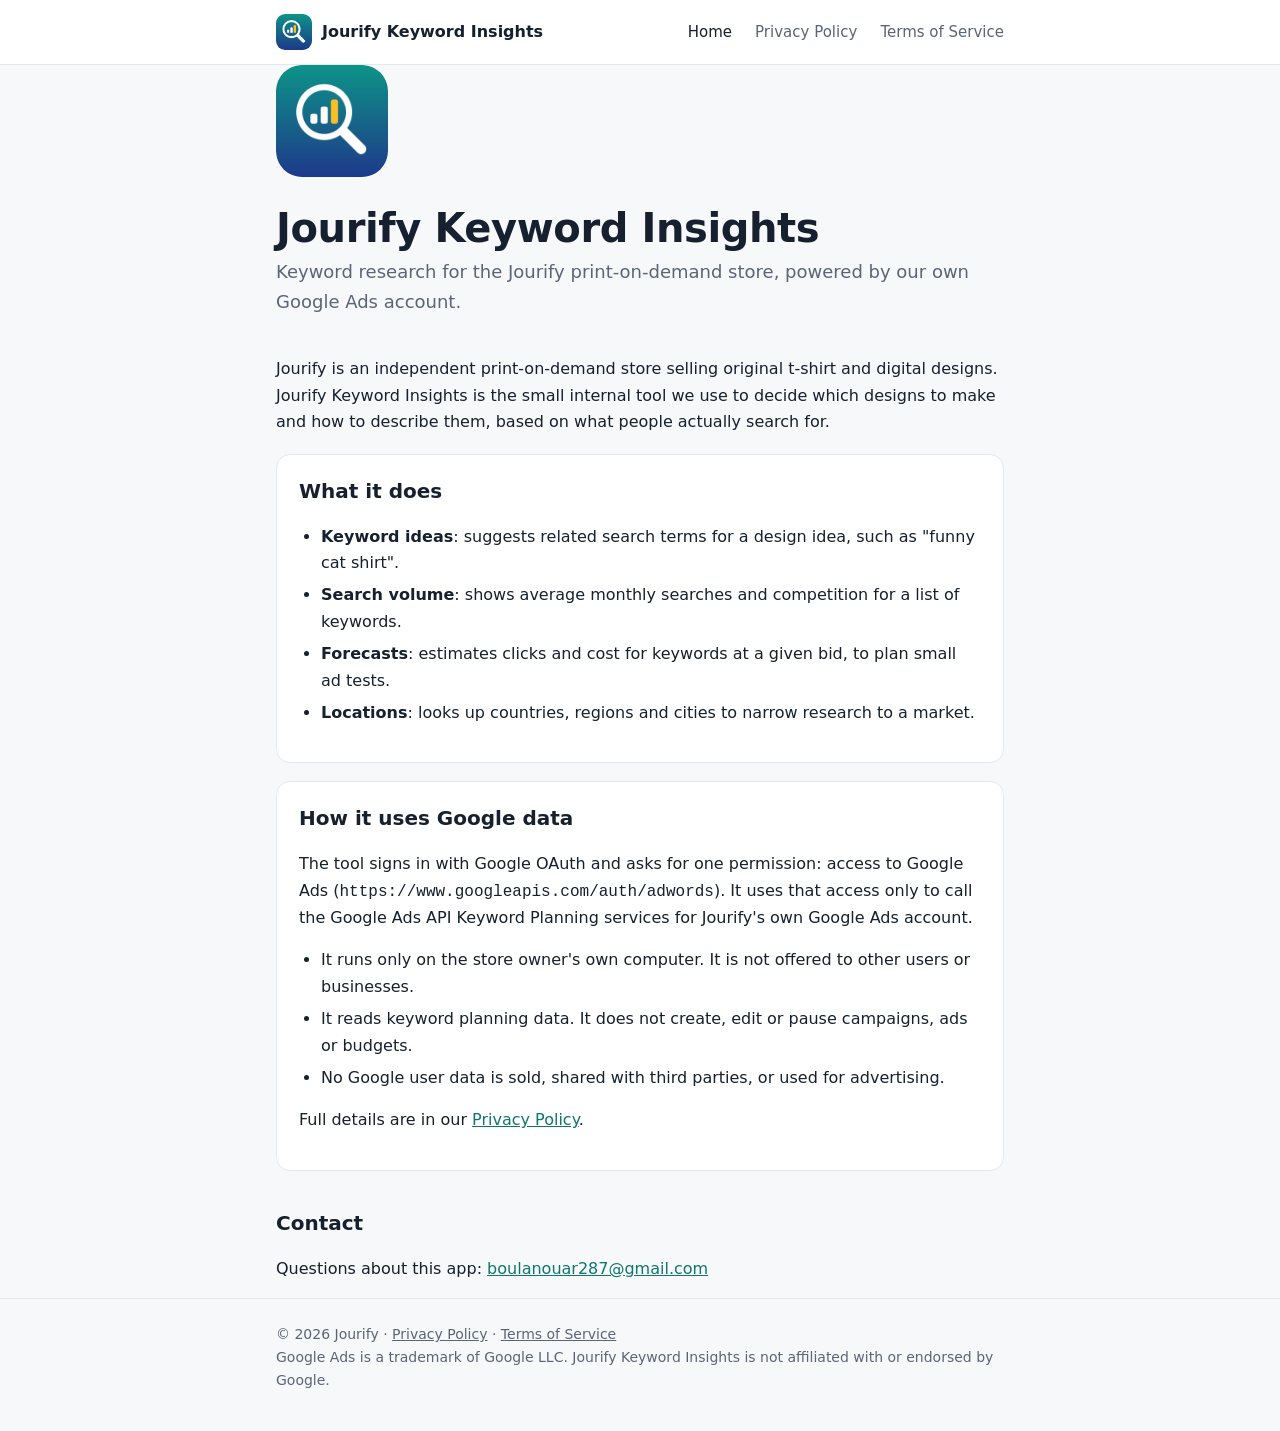
<file: index.html>
<!doctype html>
<html lang="en">
<head>
  <meta charset="utf-8">
  <meta name="viewport" content="width=device-width, initial-scale=1">
  <title>Jourify Keyword Insights</title>
  <meta name="description" content="Jourify Keyword Insights is a private keyword research tool used by the Jourify print-on-demand store to read search volume and keyword ideas from its own Google Ads account.">
  <!-- Google Search Console: paste the verification meta tag on the next line -->
  <meta name="google-site-verification" content="5DiBPTWcxPCM8OwoiOOG7IPVpAiQ6jkemBsc6tqUuSs" />
  <link rel="icon" type="image/png" href="favicon.png">
  <link rel="stylesheet" href="style.css">
</head>
<body>
  <header class="site">
    <div class="wrap">
      <a class="brand" href="./"><img src="logo-120.png" alt="">Jourify Keyword Insights</a>
      <nav>
        <a href="./" aria-current="page">Home</a>
        <a href="privacy.html">Privacy Policy</a>
        <a href="terms.html">Terms of Service</a>
      </nav>
    </div>
  </header>

  <main class="wrap">
    <section class="hero">
      <img src="logo-512.png" alt="Jourify Keyword Insights logo">
      <div>
        <h1>Jourify Keyword Insights</h1>
        <p>Keyword research for the Jourify print-on-demand store, powered by our own Google Ads account.</p>
      </div>
    </section>

    <p>Jourify is an independent print-on-demand store selling original t-shirt and digital designs. Jourify Keyword Insights is the small internal tool we use to decide which designs to make and how to describe them, based on what people actually search for.</p>

    <div class="card">
      <h2>What it does</h2>
      <ul>
        <li><strong>Keyword ideas</strong>: suggests related search terms for a design idea, such as "funny cat shirt".</li>
        <li><strong>Search volume</strong>: shows average monthly searches and competition for a list of keywords.</li>
        <li><strong>Forecasts</strong>: estimates clicks and cost for keywords at a given bid, to plan small ad tests.</li>
        <li><strong>Locations</strong>: looks up countries, regions and cities to narrow research to a market.</li>
      </ul>
    </div>

    <div class="card">
      <h2>How it uses Google data</h2>
      <p>The tool signs in with Google OAuth and asks for one permission: access to Google Ads (<code>https://www.googleapis.com/auth/adwords</code>). It uses that access only to call the Google Ads API Keyword Planning services for Jourify's own Google Ads account.</p>
      <ul>
        <li>It runs only on the store owner's own computer. It is not offered to other users or businesses.</li>
        <li>It reads keyword planning data. It does not create, edit or pause campaigns, ads or budgets.</li>
        <li>No Google user data is sold, shared with third parties, or used for advertising.</li>
      </ul>
      <p>Full details are in our <a href="privacy.html">Privacy Policy</a>.</p>
    </div>

    <h2>Contact</h2>
    <p>Questions about this app: <a href="mailto:boulanouar287@gmail.com">boulanouar287@gmail.com</a></p>
  </main>

  <footer>
    <div class="wrap">
      © 2026 Jourify · <a href="privacy.html">Privacy Policy</a> · <a href="terms.html">Terms of Service</a>
      <br>Google Ads is a trademark of Google LLC. Jourify Keyword Insights is not affiliated with or endorsed by Google.
    </div>
  </footer>
</body>
</html>
</file>
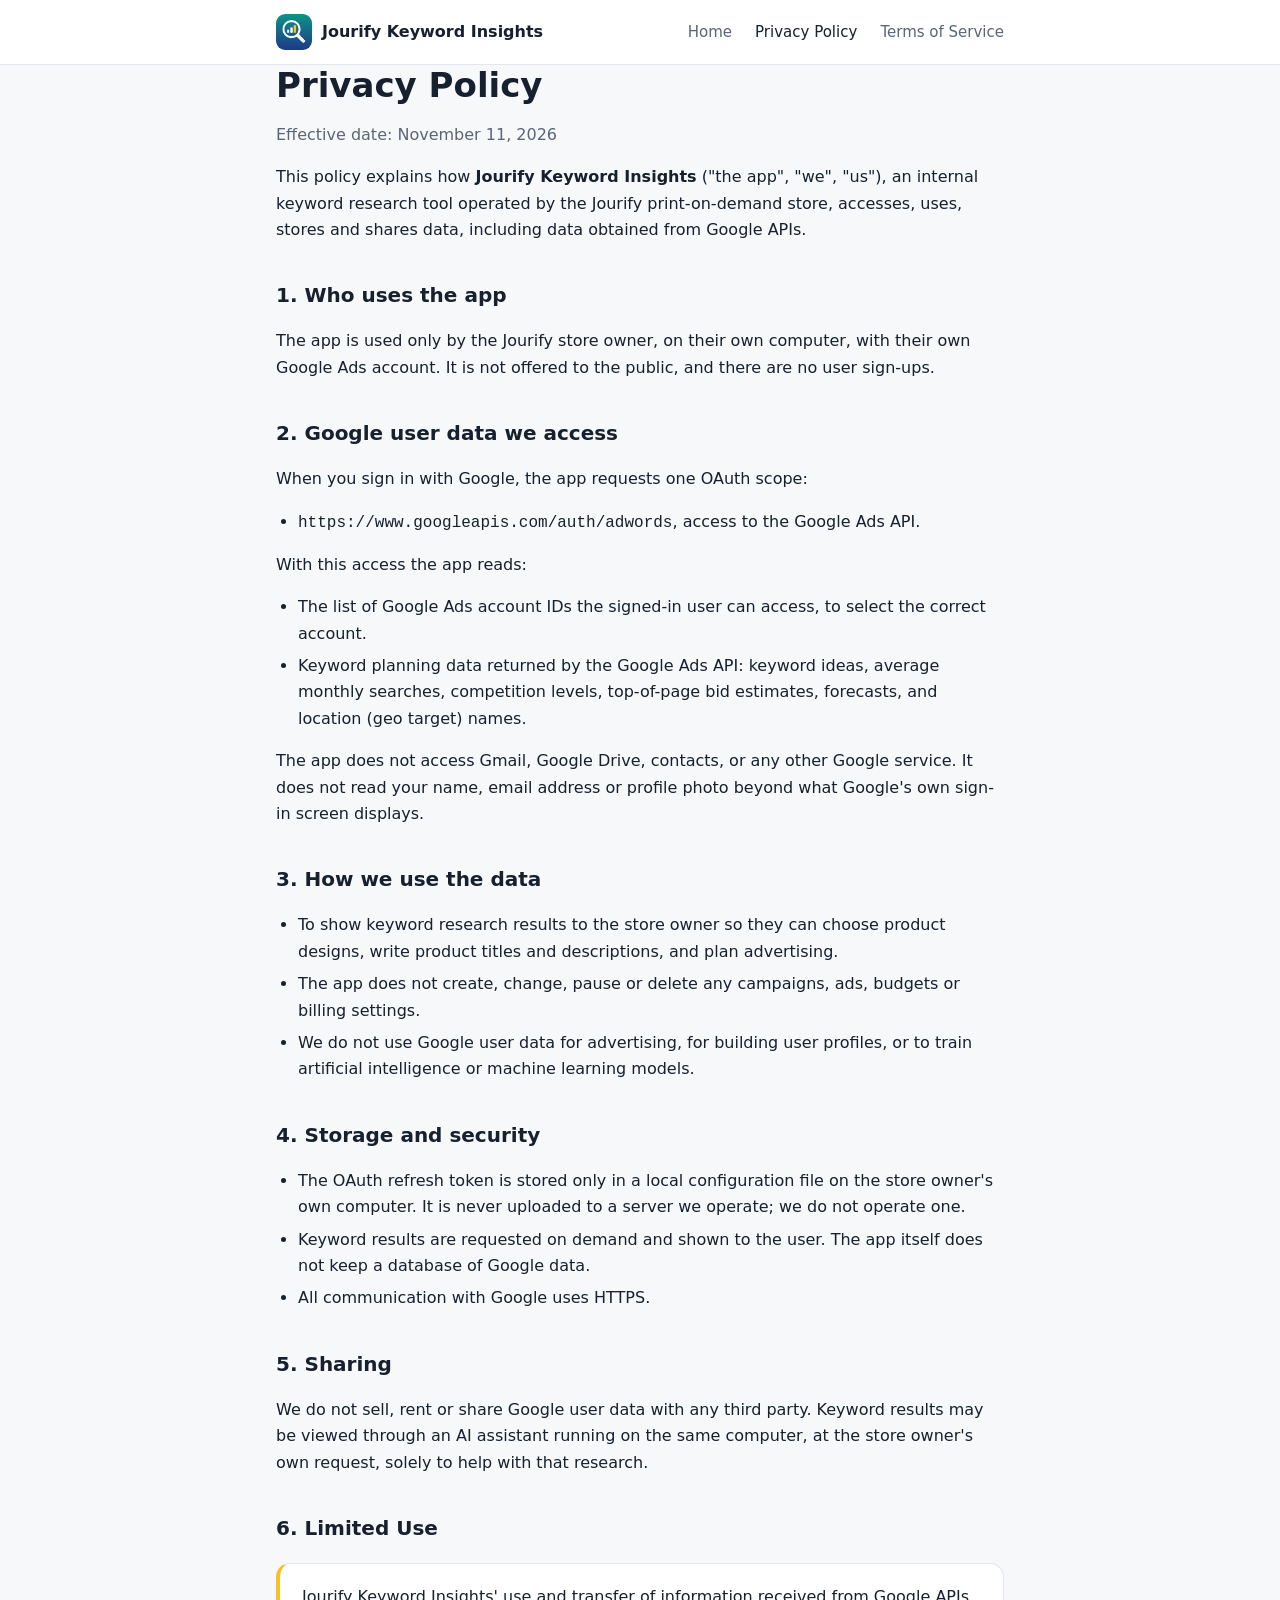
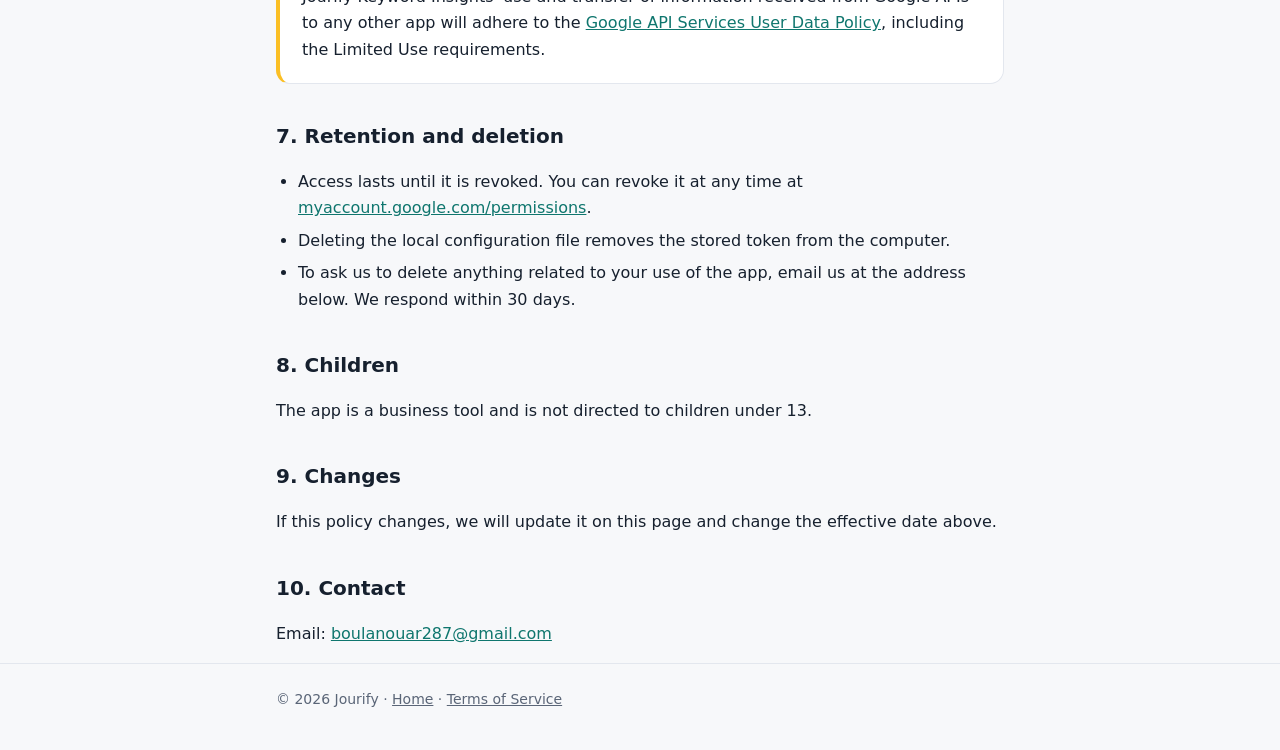
<file: privacy.html>
<!doctype html>
<html lang="en">
<head>
  <meta charset="utf-8">
  <meta name="viewport" content="width=device-width, initial-scale=1">
  <title>Privacy Policy · Jourify Keyword Insights</title>
  <meta name="description" content="Privacy Policy for Jourify Keyword Insights: what Google user data the app accesses, how it is used and stored, and how to remove it.">
  <link rel="icon" type="image/png" href="favicon.png">
  <link rel="stylesheet" href="style.css">
</head>
<body>
  <header class="site">
    <div class="wrap">
      <a class="brand" href="./"><img src="logo-120.png" alt="">Jourify Keyword Insights</a>
      <nav>
        <a href="./">Home</a>
        <a href="privacy.html" aria-current="page">Privacy Policy</a>
        <a href="terms.html">Terms of Service</a>
      </nav>
    </div>
  </header>

  <main class="wrap">
    <h1>Privacy Policy</h1>
    <p class="muted">Effective date: November 11, 2026</p>

    <p>This policy explains how <strong>Jourify Keyword Insights</strong> ("the app", "we", "us"), an internal keyword research tool operated by the Jourify print-on-demand store, accesses, uses, stores and shares data, including data obtained from Google APIs.</p>

    <h2>1. Who uses the app</h2>
    <p>The app is used only by the Jourify store owner, on their own computer, with their own Google Ads account. It is not offered to the public, and there are no user sign-ups.</p>

    <h2>2. Google user data we access</h2>
    <p>When you sign in with Google, the app requests one OAuth scope:</p>
    <ul>
      <li><code>https://www.googleapis.com/auth/adwords</code>, access to the Google Ads API.</li>
    </ul>
    <p>With this access the app reads:</p>
    <ul>
      <li>The list of Google Ads account IDs the signed-in user can access, to select the correct account.</li>
      <li>Keyword planning data returned by the Google Ads API: keyword ideas, average monthly searches, competition levels, top-of-page bid estimates, forecasts, and location (geo target) names.</li>
    </ul>
    <p>The app does not access Gmail, Google Drive, contacts, or any other Google service. It does not read your name, email address or profile photo beyond what Google's own sign-in screen displays.</p>

    <h2>3. How we use the data</h2>
    <ul>
      <li>To show keyword research results to the store owner so they can choose product designs, write product titles and descriptions, and plan advertising.</li>
      <li>The app does not create, change, pause or delete any campaigns, ads, budgets or billing settings.</li>
      <li>We do not use Google user data for advertising, for building user profiles, or to train artificial intelligence or machine learning models.</li>
    </ul>

    <h2>4. Storage and security</h2>
    <ul>
      <li>The OAuth refresh token is stored only in a local configuration file on the store owner's own computer. It is never uploaded to a server we operate; we do not operate one.</li>
      <li>Keyword results are requested on demand and shown to the user. The app itself does not keep a database of Google data.</li>
      <li>All communication with Google uses HTTPS.</li>
    </ul>

    <h2>5. Sharing</h2>
    <p>We do not sell, rent or share Google user data with any third party. Keyword results may be viewed through an AI assistant running on the same computer, at the store owner's own request, solely to help with that research.</p>

    <h2>6. Limited Use</h2>
    <div class="card notice">
      <p style="margin:0">Jourify Keyword Insights' use and transfer of information received from Google APIs to any other app will adhere to the <a href="https://developers.google.com/terms/api-services-user-data-policy">Google API Services User Data Policy</a>, including the Limited Use requirements.</p>
    </div>

    <h2>7. Retention and deletion</h2>
    <ul>
      <li>Access lasts until it is revoked. You can revoke it at any time at <a href="https://myaccount.google.com/permissions">myaccount.google.com/permissions</a>.</li>
      <li>Deleting the local configuration file removes the stored token from the computer.</li>
      <li>To ask us to delete anything related to your use of the app, email us at the address below. We respond within 30 days.</li>
    </ul>

    <h2>8. Children</h2>
    <p>The app is a business tool and is not directed to children under 13.</p>

    <h2>9. Changes</h2>
    <p>If this policy changes, we will update it on this page and change the effective date above.</p>

    <h2>10. Contact</h2>
    <p>Email: <a href="mailto:boulanouar287@gmail.com">boulanouar287@gmail.com</a></p>
  </main>

  <footer>
    <div class="wrap">
      © 2026 Jourify · <a href="./">Home</a> · <a href="terms.html">Terms of Service</a>
    </div>
  </footer>
</body>
</html>
</file>
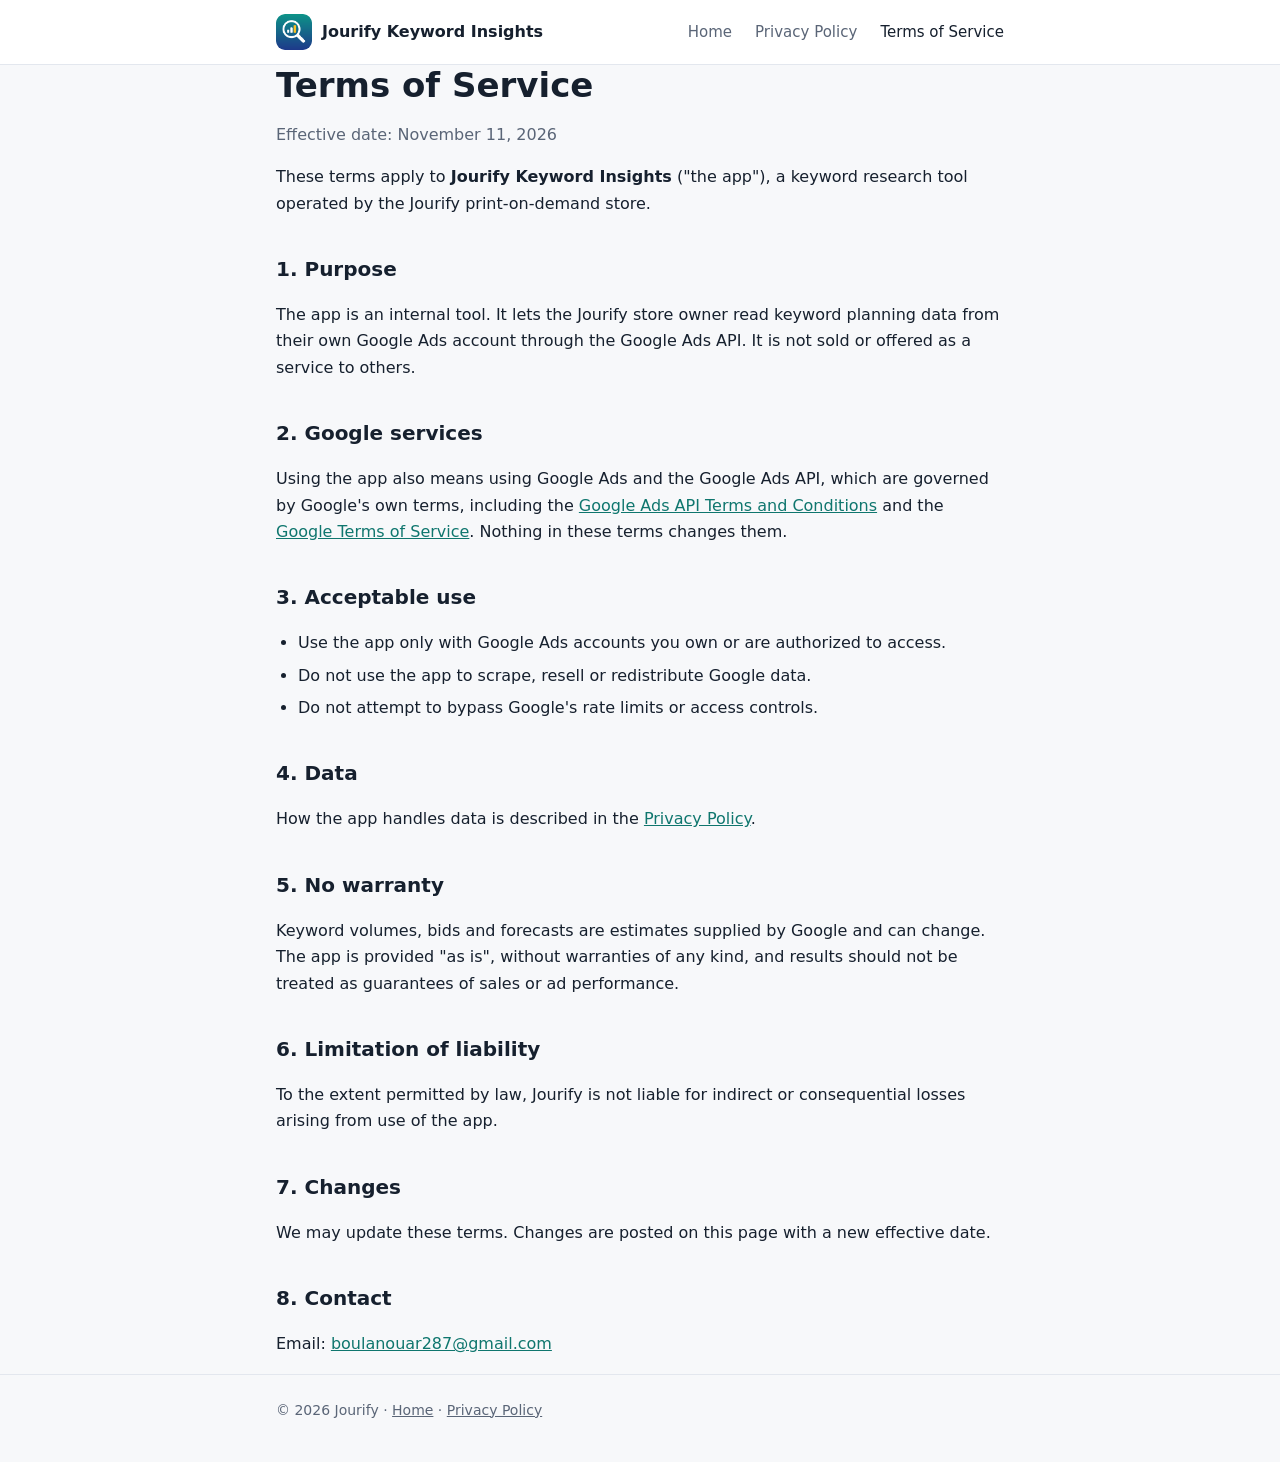
<file: terms.html>
<!doctype html>
<html lang="en">
<head>
  <meta charset="utf-8">
  <meta name="viewport" content="width=device-width, initial-scale=1">
  <title>Terms of Service · Jourify Keyword Insights</title>
  <meta name="description" content="Terms of Service for Jourify Keyword Insights, an internal keyword research tool.">
  <link rel="icon" type="image/png" href="favicon.png">
  <link rel="stylesheet" href="style.css">
</head>
<body>
  <header class="site">
    <div class="wrap">
      <a class="brand" href="./"><img src="logo-120.png" alt="">Jourify Keyword Insights</a>
      <nav>
        <a href="./">Home</a>
        <a href="privacy.html">Privacy Policy</a>
        <a href="terms.html" aria-current="page">Terms of Service</a>
      </nav>
    </div>
  </header>

  <main class="wrap">
    <h1>Terms of Service</h1>
    <p class="muted">Effective date: November 11, 2026</p>

    <p>These terms apply to <strong>Jourify Keyword Insights</strong> ("the app"), a keyword research tool operated by the Jourify print-on-demand store.</p>

    <h2>1. Purpose</h2>
    <p>The app is an internal tool. It lets the Jourify store owner read keyword planning data from their own Google Ads account through the Google Ads API. It is not sold or offered as a service to others.</p>

    <h2>2. Google services</h2>
    <p>Using the app also means using Google Ads and the Google Ads API, which are governed by Google's own terms, including the <a href="https://developers.google.com/google-ads/api/docs/terms">Google Ads API Terms and Conditions</a> and the <a href="https://policies.google.com/terms">Google Terms of Service</a>. Nothing in these terms changes them.</p>

    <h2>3. Acceptable use</h2>
    <ul>
      <li>Use the app only with Google Ads accounts you own or are authorized to access.</li>
      <li>Do not use the app to scrape, resell or redistribute Google data.</li>
      <li>Do not attempt to bypass Google's rate limits or access controls.</li>
    </ul>

    <h2>4. Data</h2>
    <p>How the app handles data is described in the <a href="privacy.html">Privacy Policy</a>.</p>

    <h2>5. No warranty</h2>
    <p>Keyword volumes, bids and forecasts are estimates supplied by Google and can change. The app is provided "as is", without warranties of any kind, and results should not be treated as guarantees of sales or ad performance.</p>

    <h2>6. Limitation of liability</h2>
    <p>To the extent permitted by law, Jourify is not liable for indirect or consequential losses arising from use of the app.</p>

    <h2>7. Changes</h2>
    <p>We may update these terms. Changes are posted on this page with a new effective date.</p>

    <h2>8. Contact</h2>
    <p>Email: <a href="mailto:boulanouar287@gmail.com">boulanouar287@gmail.com</a></p>
  </main>

  <footer>
    <div class="wrap">
      © 2026 Jourify · <a href="./">Home</a> · <a href="privacy.html">Privacy Policy</a>
    </div>
  </footer>
</body>
</html>
</file>
<file: style.css>
:root {
  --bg: #f7f8fa;
  --surface: #ffffff;
  --text: #16202e;
  --muted: #5a6577;
  --border: #e3e7ee;
  --accent: #0f766e;
  --accent-2: #1e3a8a;
  --highlight: #fbbf24;
}
@media (prefers-color-scheme: dark) {
  :root {
    --bg: #0e141c;
    --surface: #151d28;
    --text: #e8edf4;
    --muted: #9aa6b8;
    --border: #253041;
    --accent: #2dd4bf;
    --accent-2: #93c5fd;
  }
}
* { box-sizing: border-box; }
html { -webkit-text-size-adjust: 100%; }
body {
  margin: 0;
  background: var(--bg);
  color: var(--text);
  font: 16px/1.65 "Segoe UI", system-ui, -apple-system, Roboto, Helvetica, Arial, sans-serif;
}
a { color: var(--accent); }
a:hover { color: var(--accent-2); }
.wrap { max-width: 760px; margin: 0 auto; padding: 0 16px; }

header.site {
  border-bottom: 1px solid var(--border);
  background: var(--surface);
}
header.site .wrap {
  display: flex; align-items: center; justify-content: space-between;
  gap: 12px; padding-top: 14px; padding-bottom: 14px; flex-wrap: wrap;
}
.brand { display: flex; align-items: center; gap: 10px; text-decoration: none; color: var(--text); font-weight: 600; }
.brand img { width: 36px; height: 36px; border-radius: 9px; }
nav a { margin-left: 18px; text-decoration: none; color: var(--muted); font-size: 15px; }
nav a:first-child { margin-left: 0; }
nav a:hover, nav a[aria-current="page"] { color: var(--text); }

main { padding: 48px 0 64px; }
.hero { display: flex; gap: 28px; align-items: center; margin-bottom: 40px; flex-wrap: wrap; }
.hero img { width: 112px; height: 112px; border-radius: 26px; flex: none; }
.hero h1 { margin: 0 0 6px; font-size: clamp(28px, 6vw, 40px); line-height: 1.15; letter-spacing: -0.01em; }
.hero p { margin: 0; color: var(--muted); font-size: 18px; }

h1 { font-size: clamp(26px, 5vw, 34px); line-height: 1.2; margin: 0 0 8px; }
h2 { font-size: 20px; margin: 36px 0 10px; }
p, li { color: var(--text); }
.muted { color: var(--muted); }
ul { padding-left: 22px; }
li { margin: 6px 0; }

.card {
  background: var(--surface);
  border: 1px solid var(--border);
  border-radius: 14px;
  padding: 20px 22px;
  margin: 18px 0;
}
.card h2 { margin-top: 0; }
.notice { border-left: 4px solid var(--highlight); }

footer {
  border-top: 1px solid var(--border);
  padding: 24px 0 40px;
  color: var(--muted);
  font-size: 14px;
}
footer a { color: var(--muted); }
</file>
